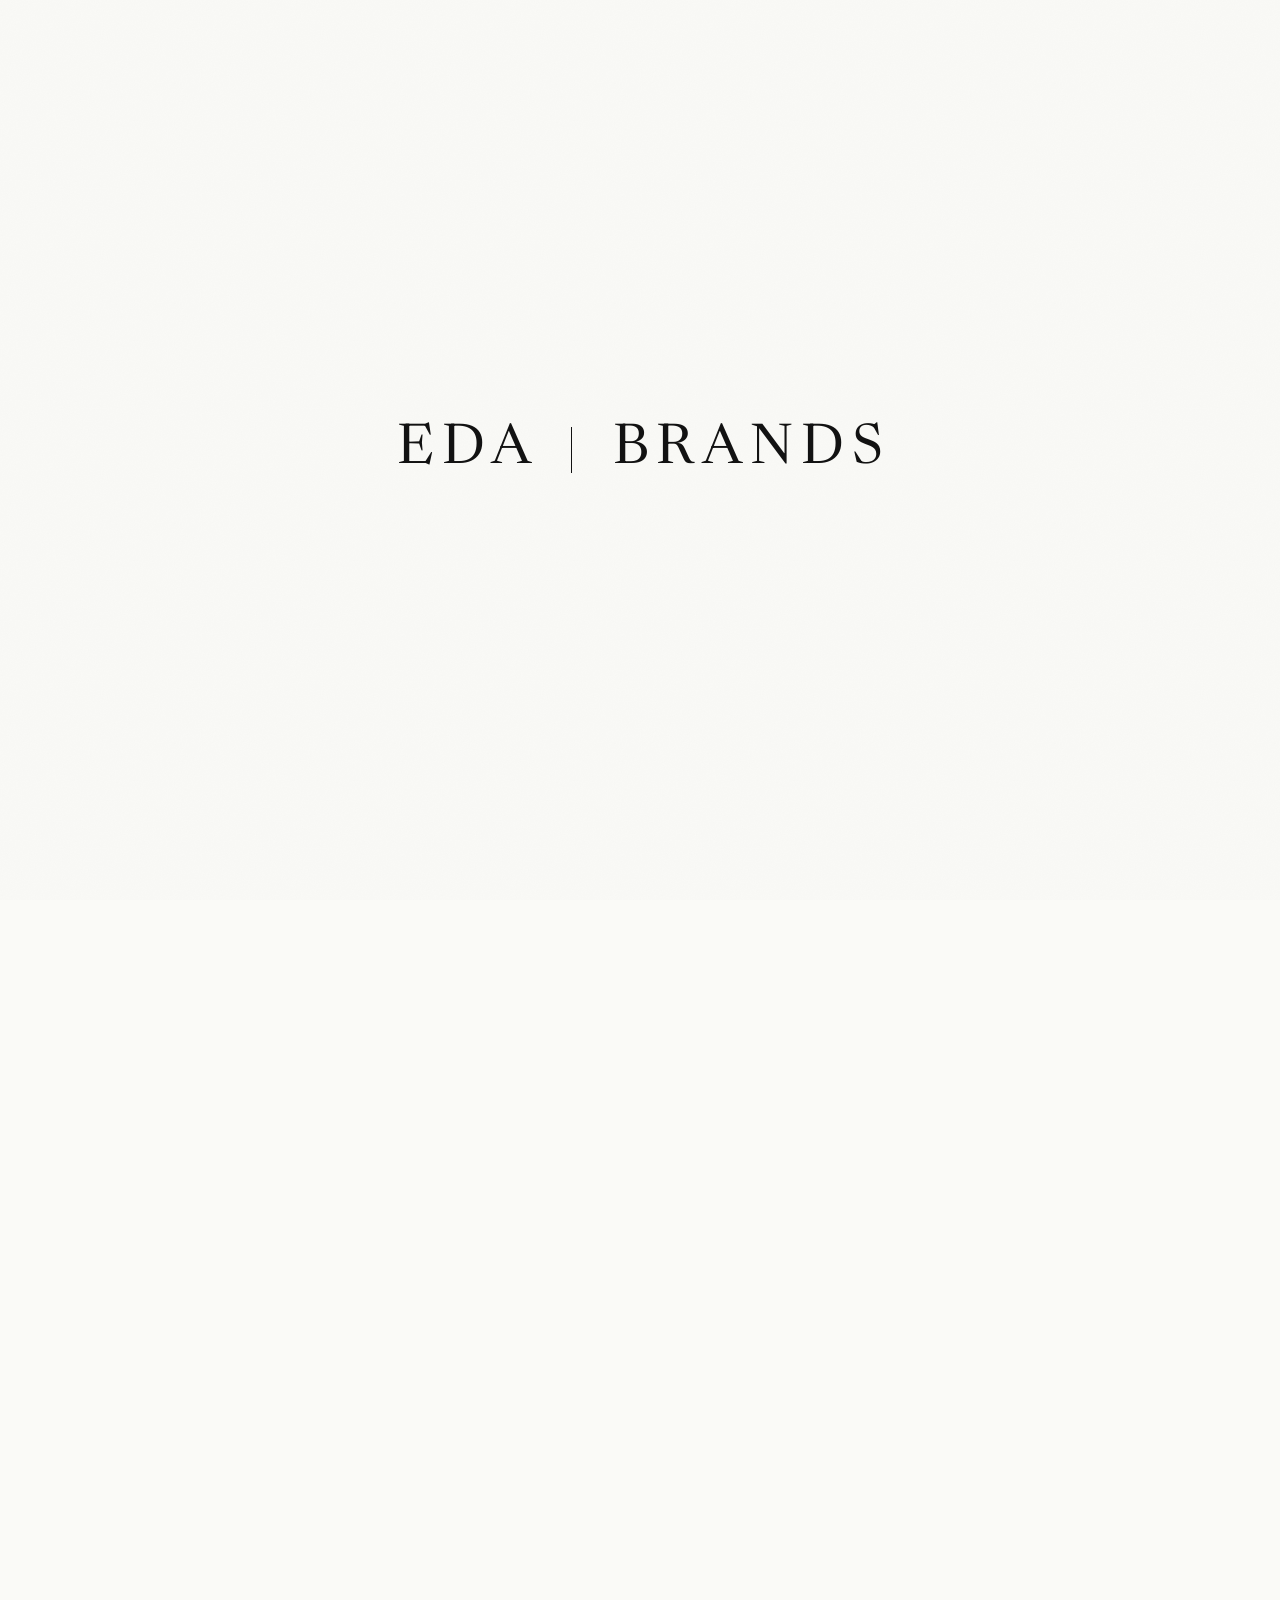
<file: index.html>
<!doctype html>
<html lang="en" data-intro>
<head>
<meta charset="utf-8">
<meta http-equiv="Content-Security-Policy" content="default-src 'self'; script-src 'self'; style-src 'self'; img-src 'self' data:; font-src 'self'; connect-src 'self'; object-src 'none'; base-uri 'self'; form-action 'none'; upgrade-insecure-requests">
<meta name="referrer" content="strict-origin-when-cross-origin">
<meta name="viewport" content="width=device-width, initial-scale=1, viewport-fit=cover">
<title>EDA Brands | Wholesale Partner and Authorized Amazon Reseller</title>
<meta name="description" content="EDA Brands LLC partners with brands and authorized distributors to sell on Amazon in the US, with strict respect for MAP pricing and brand standards.">
<link rel="canonical" href="https://edabrandsco.com/">
<meta name="theme-color" content="#FAFAF7">
<meta name="robots" content="noindex, nofollow">
<meta property="og:type" content="website">
<meta property="og:site_name" content="EDA Brands">
<meta property="og:locale" content="en_US">
<meta property="og:url" content="https://edabrandsco.com/">
<meta property="og:title" content="EDA Brands | Wholesale Partner and Authorized Amazon Reseller">
<meta property="og:description" content="EDA Brands LLC partners with brands and authorized distributors to sell on Amazon in the US, with strict respect for MAP pricing and brand standards.">
<meta property="og:image" content="https://edabrandsco.com/images/og-image.jpg">
<meta property="og:image:type" content="image/jpeg">
<meta property="og:image:width" content="1200">
<meta property="og:image:height" content="630">
<meta property="og:image:alt" content="Cardboard shipping boxes sealed with blue tape, piled together">
<meta name="twitter:card" content="summary_large_image">
<meta name="twitter:url" content="https://edabrandsco.com/">
<meta name="twitter:title" content="EDA Brands | Wholesale Partner and Authorized Amazon Reseller">
<meta name="twitter:description" content="EDA Brands LLC partners with brands and authorized distributors to sell on Amazon in the US, with strict respect for MAP pricing and brand standards.">
<meta name="twitter:image" content="https://edabrandsco.com/images/og-image.jpg">
<meta name="twitter:image:alt" content="Cardboard shipping boxes sealed with blue tape, piled together">
<link rel="icon" href="favicon.svg" type="image/svg+xml">
<link rel="apple-touch-icon" href="apple-touch-icon.png" sizes="180x180">
<link rel="preload" href="fonts/newsreader-latin-var.woff2" as="font" type="font/woff2" crossorigin>
<link rel="preload" href="fonts/inter-latin-var.woff2" as="font" type="font/woff2" crossorigin>
<link rel="preload" as="image" href="images/hero-614.webp" type="image/webp" imagesrcset="images/hero-480.webp 480w, images/hero-614.webp 614w" imagesizes="(min-width: 1296px) 588px, (min-width: 1024px) calc(50vw - 60px), (min-width: 768px) calc(100vw - 96px), calc(100vw - 48px)" fetchpriority="high">
<link rel="stylesheet" href="css/styles.css">
<script src="js/init.js"></script>
<script src="js/main.js" defer></script>
<script type="application/ld+json">
{
  "@context": "https://schema.org",
  "@type": "Organization",
  "name": "EDA Brands",
  "legalName": "EDA Brands LLC",
  "url": "https://edabrandsco.com/",
  "email": "info@edabrandsco.com",
  "telephone": "+1-646-208-5773",
  "address": {
    "@type": "PostalAddress",
    "streetAddress": "2125 Biscayne Blvd, Ste 204 #27126",
    "addressLocality": "Miami",
    "addressRegion": "FL",
    "postalCode": "33137",
    "addressCountry": "US"
  }
}
</script>
</head>
<body id="top">
<a class="skip-link" href="#main">Skip to content</a>
<div class="loader" aria-hidden="true" data-loader>
  <div class="loader__mark"><span class="loader__word"><span>EDA</span></span><span class="loader__rule"></span><span class="loader__word loader__word--last"><span>Brands</span></span></div>
</div>

<header class="site-header" data-header>
  <div class="container site-header__inner">
    <a class="wordmark" href="#top">EDA Brands</a>
    <nav class="nav" aria-label="Primary">
      <ul class="nav__list">
        <li><a href="#about">About</a></li>
        <li><a href="#standards">Standards</a></li>
        <li><a href="#contact">Contact</a></li>
      </ul>
      <a class="btn btn--sm" href="#contact"><span class="btn__roll"><span class="btn__label">Get in Touch</span><span class="btn__label" aria-hidden="true">Get in Touch</span></span></a>
    </nav>
    <button class="menu-toggle" type="button" aria-expanded="false" aria-controls="menu" aria-label="Open menu" data-menu-toggle><span class="menu-toggle__icon" aria-hidden="true"><span></span><span></span><span></span></span></button>
  </div>
</header>

<div class="menu" id="menu" hidden data-menu>
  <nav class="container menu__inner" aria-label="Mobile">
    <ul class="menu__list">
      <li><a href="#about">About</a></li>
      <li><a href="#standards">Standards</a></li>
      <li><a href="#contact">Contact</a></li>
    </ul>
    <a class="btn" href="#contact"><span class="btn__roll"><span class="btn__label">Get in Touch</span><span class="btn__label" aria-hidden="true">Get in Touch</span></span></a>
  </nav>
</div>

<main id="main" tabindex="-1">

  <section class="hero" aria-labelledby="hero-title">
    <div class="container grid hero__grid">
      <div class="hero__text">
        <h1 id="hero-title" data-lines>A trusted retail partner for your brand on Amazon.</h1>
        <p class="lead" data-fade>EDA Brands purchases in bulk from brands and authorized distributors, and represents your products to US customers with accuracy, consistency and full respect for your pricing policies.</p>
        <div class="actions" data-fade>
          <a class="btn" href="#contact" data-u="ofni" data-d="moc.ocsdnarbade"><span class="btn__roll"><span class="btn__label">Start a Partnership</span><span class="btn__label" aria-hidden="true">Start a Partnership</span></span></a>
          <a class="text-link" href="https://wa.me/16462085773" target="_blank" rel="noopener noreferrer"><span class="text-link__label">Message on WhatsApp</span><span class="text-link__arrow" aria-hidden="true">→</span><span class="sr-only"> (opens in a new tab)</span></a>
        </div>
      </div>
      <figure class="hero__figure photo" data-clip data-zoom>
        <picture>
          <source type="image/webp" srcset="images/hero-480.webp 480w, images/hero-614.webp 614w" sizes="(min-width: 1296px) 588px, (min-width: 1024px) calc(50vw - 60px), (min-width: 768px) calc(100vw - 96px), calc(100vw - 48px)">
          <img src="images/hero.jpg" width="614" height="768" fetchpriority="high" alt="Shopping cart filled with cardboard boxes in warm, sunlit room">
        </picture>
      </figure>
    </div>
  </section>

  <section class="section" id="about" aria-labelledby="about-title">
    <div class="container">
      <div class="grid section__ruled hr">
        <div class="col-head about__head">
          <h2 id="about-title" class="about__title" data-lines>Built on long&#8209;term partnerships.</h2>
          <figure class="about__figure photo" data-clip data-zoom>
            <picture>
              <source type="image/webp" srcset="images/detail-600.webp 600w, images/detail-900.webp 900w, images/detail-1200.webp 1200w" sizes="(min-width: 1296px) 384px, (min-width: 1024px) calc(33.33vw - 48px), (min-width: 768px) calc(100vw - 96px), calc(100vw - 48px)">
              <img src="images/detail.jpg" width="1200" height="1800" loading="lazy" decoding="async" alt="Filling out a shipping manifest on a clipboard beside a kraft mailer">
            </picture>
          </figure>
        </div>
        <div class="col-body">
          <div class="commitment" data-fade>
            <p class="commitment__text">We are committed to building professional, reliable, and long&#8209;term relationships with brands and suppliers. We believe in responsible online retail, consistent brand representation, and respect for established business standards.</p>
            <span class="commitment__rule" aria-hidden="true"></span>
          </div>
          <dl class="details hr">
            <div class="details__row hr-b"><dt>Legal name</dt><dd>EDA Brands LLC</dd></div>
            <div class="details__row hr-b"><dt>Registered in</dt><dd>Florida, USA</dd></div>
            <div class="details__row hr-b"><dt>Sales channel</dt><dd>Amazon, US marketplace</dd></div>
            <div class="details__row hr-b"><dt>Business model</dt><dd>Wholesale purchasing and authorized resale</dd></div>
          </dl>
        </div>
      </div>
    </div>
  </section>

  <section class="how" id="how-we-work" aria-labelledby="how-title">
    <div class="container">
      <div class="grid how__grid">
        <div class="how__text">
          <h2 id="how-title" data-lines>How we work</h2>
          <div class="steps hr" data-steps data-op>
            <div class="step hr-b is-active">
              <h3 class="step__head"><button class="step__btn" type="button" id="step-1-btn" aria-expanded="true" aria-controls="step-1">Partnership</button></h3>
              <div class="step__panel" id="step-1" role="region" aria-labelledby="step-1-btn"><div class="step__inner"><p class="step__desc">We open a wholesale account directly with the brand or an authorized distributor.</p></div></div>
              <span class="step__progress" aria-hidden="true"></span>
            </div>
            <div class="step hr-b">
              <h3 class="step__head"><button class="step__btn" type="button" id="step-2-btn" aria-expanded="false" aria-controls="step-2">Purchasing</button></h3>
              <div class="step__panel" id="step-2" role="region" aria-labelledby="step-2-btn"><div class="step__inner"><p class="step__desc">We buy inventory in bulk and pay according to agreed terms.</p></div></div>
              <span class="step__progress" aria-hidden="true"></span>
            </div>
            <div class="step hr-b">
              <h3 class="step__head"><button class="step__btn" type="button" id="step-3-btn" aria-expanded="false" aria-controls="step-3">Listing</button></h3>
              <div class="step__panel" id="step-3" role="region" aria-labelledby="step-3-btn"><div class="step__inner"><p class="step__desc">We keep product listings accurate, complete and consistent with your brand guidelines.</p></div></div>
              <span class="step__progress" aria-hidden="true"></span>
            </div>
            <div class="step hr-b">
              <h3 class="step__head"><button class="step__btn" type="button" id="step-4-btn" aria-expanded="false" aria-controls="step-4">Selling</button></h3>
              <div class="step__panel" id="step-4" role="region" aria-labelledby="step-4-btn"><div class="step__inner"><p class="step__desc">We sell to US customers on Amazon, in line with your MAP pricing.</p></div></div>
              <span class="step__progress" aria-hidden="true"></span>
            </div>
          </div>
        </div>
        <figure class="how__figure" data-clip data-zoom>
          <picture>
            <source type="image/webp" srcset="images/wide-crop-540.webp 540w, images/wide-crop-810.webp 810w, images/wide-crop-1080.webp 1080w" sizes="(min-width: 1296px) 486px, (min-width: 1024px) calc(41.67vw - 54px), (min-width: 768px) calc(100vw - 96px), calc(100vw - 48px)">
            <img src="images/wide-crop-1080.jpg" width="1080" height="1350" loading="lazy" decoding="async" alt="Cardboard shipping boxes sealed with blue tape, piled together">
          </picture>
        </figure>
      </div>
    </div>
  </section>

  <section class="section--navy standards" id="standards" aria-labelledby="standards-title">
    <div class="container">
      <h2 id="standards-title" data-lines>Our Sales &amp; Brand Standards</h2>
      <div class="standards__list">
        <p class="standards__item hr" data-std>We strictly follow each brand's MAP policy and pricing guidelines.</p>
        <p class="standards__item hr" data-std>We do not engage in price dumping, price wars, or aggressive pricing strategies that may undermine a brand's value or market position.</p>
        <p class="standards__item hr hr-b" data-std>We sell exclusively through authorized sales channels and respect each brand's distribution requirements.</p>
      </div>
    </div>
  </section>

  <section class="section" id="contact" aria-labelledby="contact-title">
    <div class="container">
      <h2 class="statement" id="contact-title"><span class="line"><span class="line__inner">Professional.</span></span> <span class="line"><span class="line__inner">Consistent.</span></span> <span class="line"><span class="line__inner">Brand&#8209;focused.</span></span></h2>
      <p class="contact__intro" data-fade>We welcome inquiries from brands, manufacturers and authorized distributors interested in a wholesale partnership.</p>
      <div class="grid contact__grid hr">
        <div class="contact__item contact__item--email" data-fade>
          <a class="contact__value" href="#contact" data-u="ofni" data-d="moc.ocsdnarbade" data-email-text hidden>Email</a>
          <noscript><span class="contact__value">info [at] edabrandsco.com</span></noscript>
        </div>
        <div class="contact__item" data-fade>
          <a class="contact__value" href="https://wa.me/16462085773" target="_blank" rel="noopener noreferrer">+1 (646) 208-5773<span class="sr-only"> (WhatsApp, opens in a new tab)</span></a>
        </div>
        <div class="contact__item" data-fade>
          <address class="contact__value contact__value--address">EDA Brands LLC<br>2125 Biscayne Blvd, Ste 204 #27126<br>Miami, FL 33137, USA</address>
        </div>
      </div>
      <p class="contact__note" data-fade>We respond to wholesale inquiries within one business day. Resale certificate, EIN and business license available on request.</p>
    </div>
  </section>

</main>

<footer class="site-footer">
  <div class="container">
    <div class="site-footer__inner hr">
      <div class="footer__top">
        <div class="footer__brand" data-op>
          <a class="wordmark" href="#top" aria-label="EDA Brands, back to top">EDA Brands</a>
          <p class="footer__tagline">A US-based wholesale and retail partner for established brands.</p>
        </div>
        <nav class="footer__col" aria-label="Footer" data-op>
          <p class="footer__label">Navigate</p>
          <ul class="footer__list">
            <li><a href="#about">About</a></li>
            <li><a href="#how-we-work">How we work</a></li>
            <li><a href="#standards">Standards</a></li>
            <li><a href="#contact">Contact</a></li>
          </ul>
        </nav>
        <div class="footer__col" data-op>
          <p class="footer__label">Contact</p>
          <ul class="footer__list">
            <li><a href="#contact" data-u="ofni" data-d="moc.ocsdnarbade" data-email-text hidden>Email</a><noscript>info [at] edabrandsco.com</noscript></li>
            <li><a href="tel:+16462085773">+1 (646) 208-5773</a></li>
            <li><address class="footer__address">EDA Brands LLC<br>2125 Biscayne Blvd, Ste 204 #27126<br>Miami, FL 33137, USA</address></li>
          </ul>
        </div>
      </div>
      <div class="footer__bottom hr" data-op>
        <p>&copy; 2026 EDA Brands LLC. All rights reserved.</p>
        <div class="footer__legal">
          <a href="privacy.html">Privacy</a>
          <p>Amazon is a trademark of Amazon.com, Inc. or its affiliates.</p>
        </div>
      </div>
    </div>
  </div>
</footer>
</body>
</html>
</file>
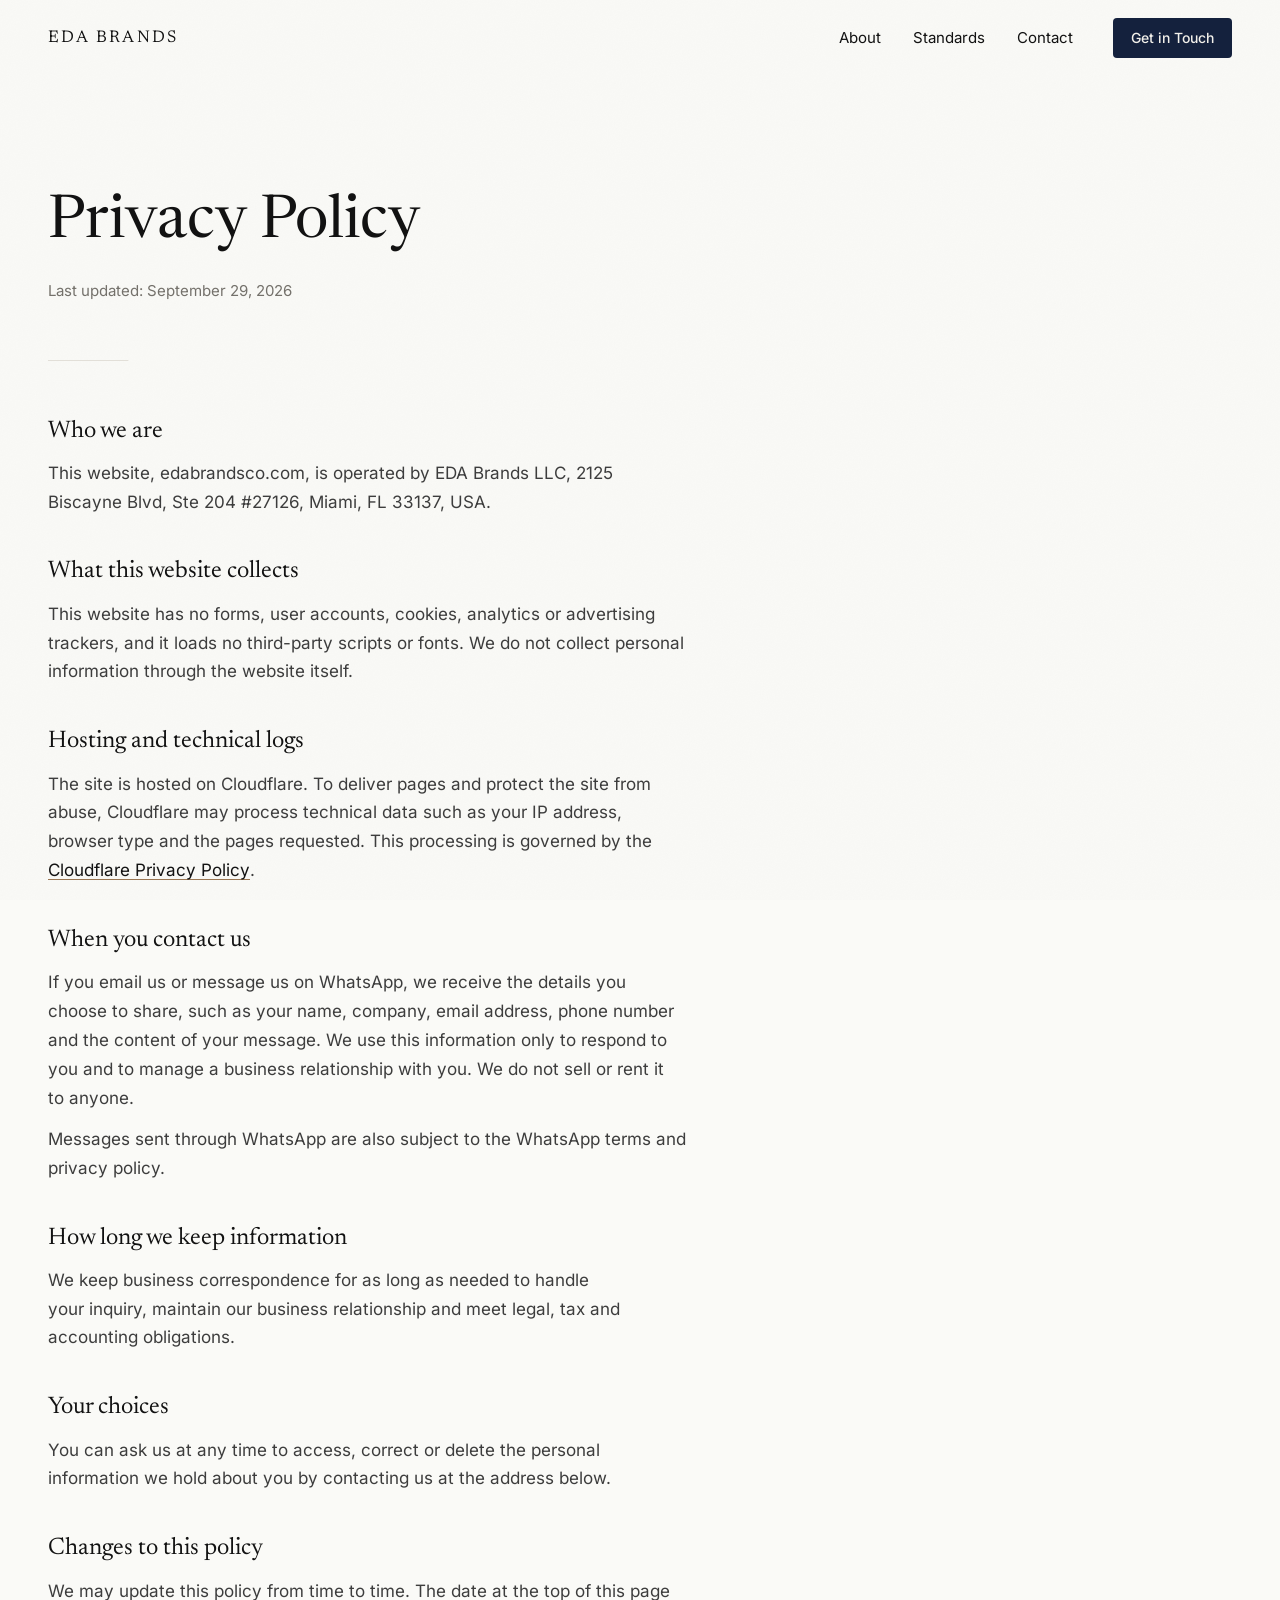
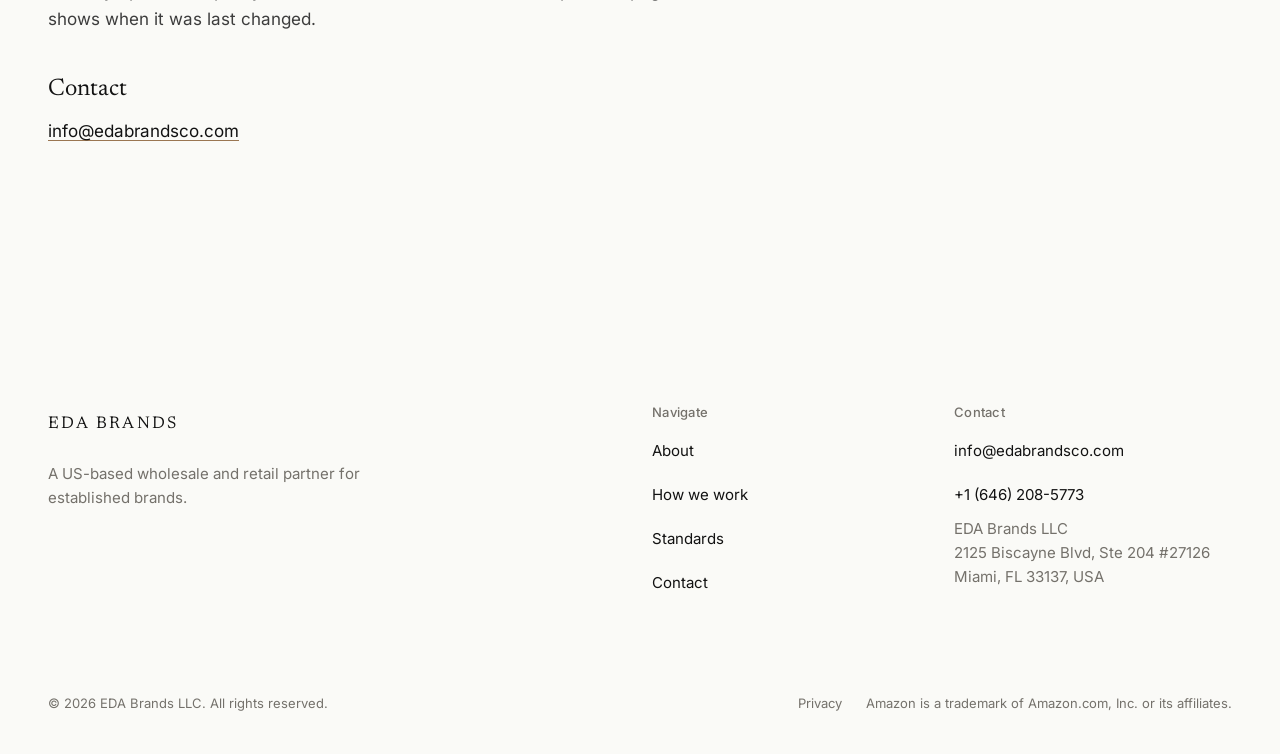
<file: privacy.html>
<!doctype html>
<html lang="en">
<head>
<meta charset="utf-8">
<meta http-equiv="Content-Security-Policy" content="default-src 'self'; script-src 'self'; style-src 'self'; img-src 'self' data:; font-src 'self'; connect-src 'self'; object-src 'none'; base-uri 'self'; form-action 'none'; upgrade-insecure-requests">
<meta name="referrer" content="strict-origin-when-cross-origin">
<meta name="viewport" content="width=device-width, initial-scale=1, viewport-fit=cover">
<title>Privacy Policy | EDA Brands</title>
<meta name="description" content="How EDA Brands LLC handles information on edabrandsco.com: no cookies, no analytics, no forms, and how we use details you send us by email or WhatsApp.">
<link rel="canonical" href="https://edabrandsco.com/privacy">
<meta name="theme-color" content="#FAFAF7">
<meta name="robots" content="noindex, nofollow">
<meta property="og:type" content="website">
<meta property="og:site_name" content="EDA Brands">
<meta property="og:locale" content="en_US">
<meta property="og:url" content="https://edabrandsco.com/privacy">
<meta property="og:title" content="Privacy Policy | EDA Brands">
<meta property="og:description" content="How EDA Brands LLC handles information on edabrandsco.com: no cookies, no analytics, no forms, and how we use details you send us by email or WhatsApp.">
<meta property="og:image" content="https://edabrandsco.com/images/og-image.jpg">
<meta property="og:image:type" content="image/jpeg">
<meta property="og:image:width" content="1200">
<meta property="og:image:height" content="630">
<meta property="og:image:alt" content="Cardboard shipping boxes sealed with blue tape, piled together">
<meta name="twitter:card" content="summary_large_image">
<meta name="twitter:url" content="https://edabrandsco.com/privacy">
<meta name="twitter:title" content="Privacy Policy | EDA Brands">
<meta name="twitter:description" content="How EDA Brands LLC handles information on edabrandsco.com: no cookies, no analytics, no forms, and how we use details you send us by email or WhatsApp.">
<meta name="twitter:image" content="https://edabrandsco.com/images/og-image.jpg">
<meta name="twitter:image:alt" content="Cardboard shipping boxes sealed with blue tape, piled together">
<link rel="icon" href="favicon.svg" type="image/svg+xml">
<link rel="apple-touch-icon" href="apple-touch-icon.png" sizes="180x180">
<link rel="preload" href="fonts/newsreader-latin-var.woff2" as="font" type="font/woff2" crossorigin>
<link rel="preload" href="fonts/inter-latin-var.woff2" as="font" type="font/woff2" crossorigin>
<link rel="stylesheet" href="css/styles.css">
<script src="js/init.js"></script>
<script src="js/main.js" defer></script>
</head>
<body id="top">
<a class="skip-link" href="#main">Skip to content</a>

<header class="site-header" data-header>
  <div class="container site-header__inner">
    <a class="wordmark" href="./">EDA Brands</a>
    <nav class="nav" aria-label="Primary">
      <ul class="nav__list">
        <li><a href="./#about">About</a></li>
        <li><a href="./#standards">Standards</a></li>
        <li><a href="./#contact">Contact</a></li>
      </ul>
      <a class="btn btn--sm" href="./#contact"><span class="btn__roll"><span class="btn__label">Get in Touch</span><span class="btn__label" aria-hidden="true">Get in Touch</span></span></a>
    </nav>
    <button class="menu-toggle" type="button" aria-expanded="false" aria-controls="menu" aria-label="Open menu" data-menu-toggle><span class="menu-toggle__icon" aria-hidden="true"><span></span><span></span><span></span></span></button>
  </div>
</header>

<div class="menu" id="menu" hidden data-menu>
  <nav class="container menu__inner" aria-label="Mobile">
    <ul class="menu__list">
      <li><a href="./#about">About</a></li>
      <li><a href="./#standards">Standards</a></li>
      <li><a href="./#contact">Contact</a></li>
    </ul>
    <a class="btn" href="./#contact"><span class="btn__roll"><span class="btn__label">Get in Touch</span><span class="btn__label" aria-hidden="true">Get in Touch</span></span></a>
  </nav>
</div>

<main id="main" tabindex="-1">
  <section class="page" aria-labelledby="page-title">
    <div class="container">
      <div class="legal">
        <h1 id="page-title">Privacy Policy</h1>
        <p class="legal__updated">Last updated: September 29, 2026</p>
        <div class="legal__body hr">
          <h2>Who we are</h2>
          <p>This website, edabrandsco.com, is operated by EDA Brands LLC, 2125 Biscayne Blvd, Ste 204 #27126, Miami, FL 33137, USA.</p>

          <h2>What this website collects</h2>
          <p>This website has no forms, user accounts, cookies, analytics or advertising trackers, and it loads no third-party scripts or fonts. We do not collect personal information through the website itself.</p>

          <h2>Hosting and technical logs</h2>
          <p>The site is hosted on Cloudflare. To deliver pages and protect the site from abuse, Cloudflare may process technical data such as your IP address, browser type and the pages requested. This processing is governed by the <a href="https://www.cloudflare.com/privacypolicy/" target="_blank" rel="noopener noreferrer">Cloudflare Privacy Policy<span class="sr-only"> (opens in a new tab)</span></a>.</p>

          <h2>When you contact us</h2>
          <p>If you email us or message us on WhatsApp, we receive the details you choose to share, such as your name, company, email address, phone number and the content of your message. We use this information only to respond to you and to manage a business relationship with you. We do not sell or rent it to anyone.</p>
          <p>Messages sent through WhatsApp are also subject to the WhatsApp terms and privacy policy.</p>

          <h2>How long we keep information</h2>
          <p>We keep business correspondence for as long as needed to handle your inquiry, maintain our business relationship and meet legal, tax and accounting obligations.</p>

          <h2>Your choices</h2>
          <p>You can ask us at any time to access, correct or delete the personal information we hold about you by contacting us at the address below.</p>

          <h2>Changes to this policy</h2>
          <p>We may update this policy from time to time. The date at the top of this page shows when it was last changed.</p>

          <h2>Contact</h2>
          <p><a href="./#contact" data-u="ofni" data-d="moc.ocsdnarbade" data-email-text hidden>Email</a><noscript>info [at] edabrandsco.com</noscript></p>
        </div>
      </div>
    </div>
  </section>
</main>

<footer class="site-footer">
  <div class="container">
    <div class="site-footer__inner hr">
      <div class="footer__top">
        <div class="footer__brand">
          <a class="wordmark" href="./" aria-label="EDA Brands, homepage">EDA Brands</a>
          <p class="footer__tagline">A US-based wholesale and retail partner for established brands.</p>
        </div>
        <nav class="footer__col" aria-label="Footer">
          <p class="footer__label">Navigate</p>
          <ul class="footer__list">
            <li><a href="./#about">About</a></li>
            <li><a href="./#how-we-work">How we work</a></li>
            <li><a href="./#standards">Standards</a></li>
            <li><a href="./#contact">Contact</a></li>
          </ul>
        </nav>
        <div class="footer__col">
          <p class="footer__label">Contact</p>
          <ul class="footer__list">
            <li><a href="./#contact" data-u="ofni" data-d="moc.ocsdnarbade" data-email-text hidden>Email</a><noscript>info [at] edabrandsco.com</noscript></li>
            <li><a href="tel:+16462085773">+1 (646) 208-5773</a></li>
            <li><address class="footer__address">EDA Brands LLC<br>2125 Biscayne Blvd, Ste 204 #27126<br>Miami, FL 33137, USA</address></li>
          </ul>
        </div>
      </div>
      <div class="footer__bottom hr">
        <p>&copy; 2026 EDA Brands LLC. All rights reserved.</p>
        <div class="footer__legal">
          <a href="privacy.html" aria-current="page">Privacy</a>
          <p>Amazon is a trademark of Amazon.com, Inc. or its affiliates.</p>
        </div>
      </div>
    </div>
  </div>
</footer>
</body>
</html>
</file>
<file: css/styles.css>
@font-face {
  font-family: "Inter";
  src: url("../fonts/inter-latin-var.woff2") format("woff2");
  font-weight: 100 900;
  font-style: normal;
  font-display: swap;
  unicode-range: U+0000-00FF, U+0131, U+0152-0153, U+02BB-02BC, U+02C6, U+02DA, U+02DC, U+0304, U+0308, U+0329, U+2000-206F, U+20AC, U+2122, U+2191, U+2193, U+2212, U+2215, U+FEFF, U+FFFD;
}
@font-face {
  font-family: "Newsreader";
  src: url("../fonts/newsreader-latin-var.woff2") format("woff2");
  font-weight: 200 800;
  font-style: normal;
  font-display: swap;
  unicode-range: U+0000-00FF, U+0131, U+0152-0153, U+02BB-02BC, U+02C6, U+02DA, U+02DC, U+0304, U+0308, U+0329, U+2000-206F, U+20AC, U+2122, U+2191, U+2193, U+2212, U+2215, U+FEFF, U+FFFD;
}
/* Metric-matched local fallbacks: keep line breaks and heights stable while the web fonts load */
@font-face {
  font-family: "Inter Fallback";
  src: local("Arial"), local("ArialMT"), local("Helvetica");
  size-adjust: 106.4%;
  ascent-override: 91%;
  descent-override: 22.7%;
  line-gap-override: 0%;
}
@font-face {
  font-family: "Newsreader Fallback";
  src: local("Georgia");
  size-adjust: 100.7%;
  ascent-override: 73.5%;
  descent-override: 26.8%;
  line-gap-override: 0%;
}

:root {
  --paper: #FAFAF7;
  --ink: #121212;
  --ink-2: #3D3D3D;
  --muted: #74716B;
  --rule: #E2DFD8;
  --navy: #14213D;
  --navy-hover: #1F3057;
  --paper-on-navy: #F2F0EA;
  --kraft: #9A7652;

  --serif: "Newsreader", "Newsreader Fallback", Georgia, "Times New Roman", serif;
  --sans: "Inter", "Inter Fallback", -apple-system, BlinkMacSystemFont, "Segoe UI", Helvetica, Arial, sans-serif;
  --ease: cubic-bezier(0.16, 1, 0.3, 1);
  --grain: url("data:image/svg+xml,%3Csvg xmlns='http://www.w3.org/2000/svg' width='220' height='220'%3E%3Cfilter id='g'%3E%3CfeTurbulence type='fractalNoise' baseFrequency='0.85' numOctaves='3' stitchTiles='stitch'/%3E%3CfeColorMatrix values='0.33 0.33 0.33 0 0 0.33 0.33 0.33 0 0 0.33 0.33 0.33 0 0 0 0 0 0 1'/%3E%3C/filter%3E%3Crect width='100%25' height='100%25' filter='url(%23g)' opacity='0.03'/%3E%3C/svg%3E");

  --pad: 24px;
  --gap: 24px;
  --section: 88px;
  --header-h: 64px;
  --safe-l: env(safe-area-inset-left, 0px);
  --safe-r: env(safe-area-inset-right, 0px);
}

@media (min-width: 768px) {
  :root { --pad: 48px; --header-h: 76px; }
}
@media (min-width: 1024px) {
  :root { --section: 160px; }
}

*, *::before, *::after { box-sizing: border-box; }
[hidden] { display: none !important; }

html {
  -webkit-text-size-adjust: 100%;
  text-size-adjust: 100%;
  -webkit-tap-highlight-color: transparent;
  scroll-behavior: smooth;
}
@media (prefers-reduced-motion: reduce) {
  html { scroll-behavior: auto; }
}

body {
  margin: 0;
  overflow-x: clip;
  background: var(--paper);
  color: var(--ink-2);
  font-family: var(--sans);
  font-size: 17px;
  line-height: 1.7;
  font-weight: 400;
  -webkit-font-smoothing: antialiased;
  -moz-osx-font-smoothing: grayscale;
  text-rendering: optimizeLegibility;
}
/* Lock scroll on <html> only: overflow on body would make it a scroll container and break the sticky header */
html.menu-open { overflow: hidden; }

/* Paper grain: fixed layer behind content; navy + photos are opaque and cover it */
body::before {
  content: "";
  position: fixed;
  inset: 0;
  z-index: -1;
  pointer-events: none;
  background-image: var(--grain);
}

h1, h2, h3, h4, p, ol, ul, dl, dd, figure, address { margin: 0; padding: 0; }
ol, ul { list-style: none; }
address { font-style: normal; }
img { display: block; max-width: 100%; height: auto; }

h1, h2 {
  font-family: var(--serif);
  font-weight: 400;
  line-height: 1.15;
  letter-spacing: normal;
  color: var(--ink);
  text-wrap: balance;
  font-optical-sizing: auto;
}
h1 { font-size: clamp(40px, 2.2vw + 32px, 60px); }
h2 { font-size: clamp(30px, 1.1vw + 26px, 40px); }

p { max-width: 640px; text-wrap: pretty; }

a { color: var(--ink); text-decoration: none; }

:focus-visible {
  outline: 2px solid var(--navy);
  outline-offset: 3px;
  border-radius: 2px;
}
main:focus { outline: none; }

section[id] { scroll-margin-top: var(--header-h); }

.sr-only {
  position: absolute; width: 1px; height: 1px; padding: 0; margin: -1px;
  overflow: hidden; clip: rect(0 0 0 0); white-space: nowrap; border: 0;
}

.skip-link {
  position: absolute; left: calc(var(--pad) + var(--safe-l)); top: 12px; z-index: 300;
  padding: 10px 16px; background: var(--navy); color: var(--paper-on-navy);
  font-size: 15px; font-weight: 500; border-radius: 4px;
  transform: translateY(-200%);
}
.skip-link:focus { transform: none; color: var(--paper-on-navy); }

/* Layout */
.container {
  width: 100%;
  max-width: calc(1200px + var(--pad) * 2 + var(--safe-l) + var(--safe-r));
  margin: 0 auto;
  padding-left: calc(var(--pad) + var(--safe-l));
  padding-right: calc(var(--pad) + var(--safe-r));
}
.grid { display: grid; grid-template-columns: minmax(0, 1fr); row-gap: 40px; }

@media (min-width: 1024px) {
  .grid {
    grid-template-columns: repeat(12, minmax(0, 1fr));
    column-gap: var(--gap);
  }
  .col-head { grid-column: 1 / span 4; }
  .col-body { grid-column: 6 / span 7; }
}

/* Hairline rules (drawn as pseudo-elements so they can animate) */
.hr, .hr-b { position: relative; }
.hr::before, .hr-b::after {
  content: "";
  position: absolute;
  left: 0;
  right: 0;
  height: 1px;
  background: var(--rule-color, var(--rule));
  transform-origin: left center;
}
.hr::before { top: 0; }
.hr-b::after { bottom: 0; }

.lead {
  font-size: clamp(20px, 0.25vw + 19px, 22px);
  line-height: 1.6;
  color: var(--ink-2);
}

/* Buttons and links */
.btn {
  position: relative;
  display: inline-flex;
  align-items: center;
  justify-content: center;
  height: 52px;
  padding: 0 28px;
  background: var(--navy);
  color: var(--paper-on-navy);
  font-family: var(--sans);
  font-size: 15px;
  font-weight: 500;
  line-height: 1;
  border-radius: 4px;
  white-space: nowrap;
  transition: background-color 160ms var(--ease);
}
.btn--sm { height: 40px; padding: 0 18px; font-size: 14px; }
/* Invisible 44px hit area around the 40px button */
.btn--sm::after { content: ""; position: absolute; inset: -2px 0; }

.btn__roll { display: block; height: 1.35em; overflow: hidden; }
.btn__label {
  display: block;
  line-height: 1.35;
  transition: transform 400ms var(--ease);
}
.btn:focus-visible .btn__label { transform: translateY(-100%); }

.text-link {
  display: inline-flex;
  align-items: baseline;
  gap: 8px;
  padding: 10px 0;
  margin: -10px 0;
  font-size: 15px;
  font-weight: 500;
  color: var(--ink);
}
.text-link__label { position: relative; }
.text-link__arrow { display: inline-block; transition: transform 400ms var(--ease); }

/* Underlines: static base line + line drawing left to right on hover */
.text-link__label::before,
a.contact__value::before {
  content: "";
  position: absolute;
  left: 0;
  right: 0;
  height: 1px;
  background: var(--ink);
}
a.contact__value::before { background: var(--rule); }
.text-link__label::after,
.nav__list a::after,
a.contact__value::after {
  content: "";
  position: absolute;
  left: 0;
  right: 0;
  height: 1px;
  background: var(--kraft);
  transform: scaleX(0);
  transform-origin: right center;
  transition: transform 420ms var(--ease);
}
.text-link__label::before, .text-link__label::after { bottom: -1px; }
a.contact__value::before, a.contact__value::after { bottom: 6px; }
.nav__list a::after { background: var(--ink); transform-origin: left center; }

@media (hover: hover) and (pointer: fine) {
  a:hover { color: var(--navy); }
  .btn:hover { background: var(--navy-hover); color: var(--paper-on-navy); }
  .btn:hover .btn__label { transform: translateY(-100%); }
  .text-link:hover .text-link__arrow { transform: translateX(4px); }
  .text-link:hover .text-link__label::after,
  .nav__list a:hover::after,
  a.contact__value:hover::after {
    transform: scaleX(1);
    transform-origin: left center;
  }
  .wordmark:hover { color: var(--ink); }
  .nav__list a:hover { color: var(--navy); }
  a.contact__value:hover { color: var(--navy); }
  .footer__legal a:hover { color: var(--navy); }
  .step__btn:hover { color: rgba(18, 18, 18, 0.7); }
}

@media (prefers-reduced-motion: reduce) {
  .site-header, .text-link__arrow, .btn, .btn__label,
  .text-link__label::after, .nav__list a::after, a.contact__value::after { transition: none; }
  .btn:hover .btn__label, .btn:focus-visible .btn__label { transform: none; }
  .text-link:hover .text-link__arrow { transform: none; }
}

/* Wordmark */
.wordmark {
  display: inline-flex;
  align-items: center;
  min-height: 44px;
  padding: 12px 0;
  font-family: var(--serif);
  font-size: 17px;
  font-weight: 400;
  line-height: 1;
  letter-spacing: 0.14em;
  text-transform: uppercase;
  white-space: nowrap;
  color: var(--ink);
  margin-right: -0.14em;
}

/* Header */
.site-header {
  position: sticky;
  top: 0;
  z-index: 50;
  background: var(--paper) var(--grain) fixed;
  border-bottom: 1px solid transparent;
  transition: border-color 400ms var(--ease), transform 600ms var(--ease);
}
.site-header.is-scrolled {
  background: rgba(250, 250, 247, 0.9);
  -webkit-backdrop-filter: blur(12px);
  backdrop-filter: blur(12px);
  border-bottom-color: var(--rule);
}
@supports not ((-webkit-backdrop-filter: blur(1px)) or (backdrop-filter: blur(1px))) {
  .site-header.is-scrolled { background: var(--paper); }
}
.site-header.is-hidden { transform: translateY(-100%); }
.site-header__inner {
  display: flex;
  align-items: center;
  justify-content: space-between;
  height: var(--header-h);
}

.nav { display: none; align-items: center; gap: 40px; }
.nav__list { display: flex; gap: 32px; }
.nav__list a {
  position: relative;
  display: inline-flex;
  align-items: center;
  min-height: 44px;
  font-size: 15px;
  color: var(--ink);
}
.nav__list a::after { bottom: calc((44px - 1.7em) / 2 - 4px); }
.nav__list a[aria-current="page"]::after { transform: scaleX(1); }

.menu-toggle {
  appearance: none;
  border: 0;
  background: none;
  display: inline-flex;
  align-items: center;
  justify-content: flex-end;
  width: 44px;
  height: 44px;
  padding: 0;
  margin-right: -2px;
  color: var(--ink);
  cursor: pointer;
}
.menu-toggle__icon { position: relative; display: block; width: 24px; height: 16px; }
.menu-toggle__icon span {
  position: absolute; left: 0; width: 100%; height: 1.5px;
  background: currentColor; border-radius: 1px;
  transition: transform 300ms var(--ease), opacity 200ms var(--ease), top 300ms var(--ease);
}
.menu-toggle__icon span:nth-child(1) { top: 0; }
.menu-toggle__icon span:nth-child(2) { top: calc(50% - 0.75px); }
.menu-toggle__icon span:nth-child(3) { top: calc(100% - 1.5px); }
.menu-toggle[aria-expanded="true"] .menu-toggle__icon span:nth-child(1) { top: calc(50% - 0.75px); transform: rotate(45deg); }
.menu-toggle[aria-expanded="true"] .menu-toggle__icon span:nth-child(2) { opacity: 0; }
.menu-toggle[aria-expanded="true"] .menu-toggle__icon span:nth-child(3) { top: calc(50% - 0.75px); transform: rotate(-45deg); }
@media (prefers-reduced-motion: reduce) { .menu-toggle__icon span { transition: none; } }
/* Keep header (and menu button) pinned on mobile */
@media (max-width: 767px) { .site-header.is-hidden { transform: none; } }

@media (min-width: 768px) {
  .nav { display: flex; }
  .menu-toggle { display: none; }
}

.menu {
  position: fixed;
  inset: var(--header-h) 0 0 0;
  z-index: 40;
  background: var(--paper) var(--grain) fixed;
  border-top: 1px solid var(--rule);
  overflow-y: auto;
  overscroll-behavior: contain;
  padding-bottom: env(safe-area-inset-bottom, 0px);
}
.menu[hidden] { display: none; }
.menu__inner {
  display: flex;
  flex-direction: column;
  gap: 48px;
  padding-top: 32px;
  padding-bottom: 48px;
}
.menu__list li { border-bottom: 1px solid var(--rule); }
.menu__list a {
  display: block;
  padding: 18px 0;
  font-family: var(--serif);
  font-size: 36px;
  line-height: 1.15;
  color: var(--ink);
}
.menu .btn { align-self: flex-start; }
@media (min-width: 768px) {
  .menu { display: none !important; }
}

/* Photos */
.photo {
  position: relative;
  overflow: hidden;
  background: var(--rule);
}
.photo picture, .how__figure picture { display: block; width: 100%; height: 100%; }
.photo img {
  width: 100%;
  height: 100%;
  object-fit: cover;
  filter: saturate(0.85) sepia(0.06);
}

/* Hero */
.hero { padding: 48px 0 var(--section); }
.hero__grid { row-gap: 56px; }
.hero__text { display: flex; flex-direction: column; align-items: flex-start; }
.hero__text h1 { max-width: 13em; }
.hero__text .lead { margin-top: 28px; }
.actions {
  display: flex;
  flex-wrap: wrap;
  align-items: center;
  gap: 20px 32px;
  margin-top: 40px;
}
.hero__figure {
  aspect-ratio: 4 / 5;
  border-radius: 2px;
}

@media (min-width: 768px) {
  .hero { padding-top: 72px; }
}
@media (min-width: 1024px) {
  .hero { padding: 0; }
  .hero__grid {
    min-height: calc(85vh - var(--header-h));
    min-height: calc(85svh - var(--header-h));
    align-items: center;
    padding-top: 56px;
    padding-bottom: 96px;
  }
  .hero__text { grid-column: 1 / span 6; padding-right: 32px; }
  .hero__figure { grid-column: 7 / span 6; }
}
@media (min-width: 1600px) {
  .hero__grid { min-height: 0; padding-top: 88px; padding-bottom: 140px; }
}

/* Sections */
.section { padding: var(--section) 0; }
.section__ruled { padding-top: 48px; }
#about { padding-top: 0; }
@media (min-width: 1024px) {
  .section__ruled { padding-top: 72px; }
}

/* About */
.about__figure {
  margin-top: 32px;
  aspect-ratio: 3 / 4;
  border-radius: 2px;
}
@media (min-width: 1024px) {
  .about__head { position: sticky; top: 120px; align-self: start; }
  .about__figure { margin-top: 48px; }
}

.commitment__text {
  max-width: 600px;
  font-family: var(--serif);
  font-size: 21px;
  font-weight: 400;
  line-height: 1.45;
  color: var(--ink);
  font-optical-sizing: auto;
}
.commitment__rule { display: block; width: 40px; height: 1px; margin-top: 32px; background: var(--kraft); }
.col-body > .commitment + .details { margin-top: 64px; }
@media (min-width: 1024px) {
  .commitment__text { font-size: 26px; }
}

/* Company details */
.details__row {
  display: grid;
  grid-template-columns: minmax(0, 1fr);
  gap: 2px;
  padding: 16px 0;
}
.details dt {
  font-size: 13px;
  font-weight: 500;
  line-height: 1.6;
  letter-spacing: 0.02em;
  color: var(--muted);
}
.details dd { font-size: 17px; line-height: 1.55; color: var(--ink); }
@media (min-width: 640px) {
  .details__row { grid-template-columns: 180px minmax(0, 1fr); gap: 24px; align-items: baseline; }
}

/* Standards (navy) */
.section--navy {
  --rule-color: rgba(242, 240, 234, 0.2);
  background: var(--navy);
  color: var(--paper-on-navy);
}
.section--navy h2 { margin-top: 0; color: var(--paper-on-navy); }
.section--navy :focus-visible { outline-color: var(--paper-on-navy); }
.standards { padding: 88px 0; }
.standards__list { --rule-color: rgba(242, 240, 234, 0.18); max-width: 880px; margin-top: 64px; }
.standards__item {
  max-width: none;
  padding: 36px 0;
  font-family: var(--serif);
  font-size: 21px;
  font-weight: 400;
  font-style: normal;
  line-height: 1.45;
  color: rgba(242, 240, 234, 0.92);
  font-optical-sizing: auto;
}
@media (min-width: 1024px) {
  .standards { padding: 140px 0; }
  .standards__item { font-size: 28px; }
}

/* How we work */
.how { padding: 80px 0; }
.how__grid { align-items: start; }
.steps { margin-top: 40px; }
.step { position: relative; }
.step__head { font: inherit; }
.step__btn {
  appearance: none;
  display: block;
  width: 100%;
  min-height: 44px;
  padding: 20px 0;
  border: 0;
  background: none;
  text-align: left;
  cursor: pointer;
  font-family: var(--serif);
  font-size: 22px;
  font-weight: 400;
  font-style: normal;
  line-height: 1.3;
  color: var(--ink);
  font-optical-sizing: auto;
  transition: color 400ms var(--ease);
}
/* Inactive titles: 0.6 alpha = 4.8:1 at 22px; 0.48 alpha = 3.3:1 at 28px (large text) */
.js .step:not(.is-active) .step__btn { color: rgba(18, 18, 18, 0.6); }
/* Without JS every panel stays open so all copy is readable */
.step__panel {
  display: grid;
  grid-template-rows: 1fr;
  margin-top: -8px;
  opacity: 1;
  visibility: visible;
  transition: grid-template-rows 400ms var(--ease), opacity 400ms var(--ease), margin-top 400ms var(--ease), visibility 0s;
}
.js .step:not(.is-active) .step__panel {
  grid-template-rows: 0fr;
  margin-top: 0;
  opacity: 0;
  visibility: hidden;
  transition: grid-template-rows 400ms var(--ease), opacity 400ms var(--ease), margin-top 400ms var(--ease), visibility 0s linear 400ms;
}
.step__inner { min-height: 0; overflow: hidden; }
.step__desc {
  max-width: 440px;
  padding-bottom: 20px;
  font-family: var(--sans);
  font-size: 17px;
  line-height: 1.6;
  color: var(--muted);
}
.step__progress {
  display: none;
  position: absolute;
  left: 0;
  right: 0;
  bottom: -1px;
  z-index: 1;
  height: 1px;
  background: var(--kraft);
  transform: scaleX(0);
  transform-origin: left center;
}
.steps.is-auto .step__progress { display: block; }
.steps.is-auto .step.is-running .step__progress { animation: step-fill 5000ms linear forwards; }
.steps.is-paused .step.is-running .step__progress { animation-play-state: paused; }
@keyframes step-fill { to { transform: scaleX(1); } }
@media (prefers-reduced-motion: reduce) {
  .step__btn, .step__panel, .js .step:not(.is-active) .step__panel { transition: none; }
}
.how__figure {
  aspect-ratio: 4 / 5;
  border-radius: 2px;
  overflow: hidden;
  background: var(--rule);
}
.how__figure img {
  width: 100%;
  height: 100%;
  object-fit: cover;
  object-position: center;
}
@media (min-width: 1024px) {
  .how { padding: 120px 0; }
  .how__text { grid-column: 1 / span 6; }
  .how__text h2 { text-box: trim-start cap alphabetic; }
  .how__figure { grid-column: 8 / span 5; }
  .step__btn { font-size: 28px; padding: 30px 0; }
  .js .step:not(.is-active) .step__btn { color: rgba(18, 18, 18, 0.48); }
  .step__desc { padding-bottom: 30px; }
}

/* Contact */
.statement {
  padding-top: 32px;
  font-size: clamp(40px, 5vw + 24px, 80px);
  line-height: 1.05;
  color: var(--ink);
  text-wrap: wrap;
}
.line {
  display: block;
  overflow: hidden;
  padding-bottom: 0.1em;
  margin-bottom: -0.1em;
}
.line__inner { display: block; }
.statement .line__inner { overflow-wrap: normal; word-break: keep-all; }
.contact__intro { margin-top: 56px; }
@media (min-width: 1024px) {
  .statement { padding-top: 64px; }
  .statement .line:nth-child(2) { padding-left: calc((100% + var(--gap)) / 6); }
  .statement .line:nth-child(3) { padding-left: calc((100% + var(--gap)) / 3); }
  .contact__intro { margin-top: 104px; }
}
.contact__grid {
  margin-top: 56px;
  padding-top: 32px;
  row-gap: 32px;
}
.contact__value {
  position: relative;
  display: inline-block;
  max-width: 100%;
  font-family: var(--serif);
  font-size: 26px;
  line-height: 1.3;
  color: var(--ink);
  overflow-wrap: anywhere;
}
a.contact__value { padding: 6px 0; margin: -6px 0; transition: color 160ms ease-out; }
.contact__value--address { font-size: 20px; line-height: 1.5; color: var(--muted); }
.contact__note { margin-top: 40px; font-size: 15px; line-height: 1.6; color: var(--muted); }
@media (max-width: 380px) {
  .contact__value { font-size: 24px; }
}
@media (min-width: 768px) {
  .contact__grid { grid-template-columns: repeat(3, minmax(0, 1fr)); column-gap: var(--gap); }
  .contact__item--email { grid-column: 1 / -1; }
}
@media (min-width: 1024px) {
  .contact__grid { grid-template-columns: repeat(12, minmax(0, 1fr)); margin-top: 72px; }
  .contact__item, .contact__item--email { grid-column: span 4; }
}

/* Footer */
.site-footer__inner { padding-top: 96px; padding-bottom: calc(40px + env(safe-area-inset-bottom, 0px)); }
.footer__top { display: grid; grid-template-columns: minmax(0, 1fr); gap: 48px; }
.footer__tagline { max-width: 320px; margin-top: 16px; font-size: 15px; line-height: 1.6; color: var(--muted); }
.footer__label { font-size: 13px; font-weight: 500; line-height: 1.6; letter-spacing: 0.02em; color: var(--muted); }
.footer__list { display: flex; flex-direction: column; margin-top: 6px; font-size: 15px; line-height: 1.6; overflow-wrap: anywhere; }
.footer__list a { display: inline-flex; align-items: center; min-height: 44px; }
.footer__address { font-size: 15px; line-height: 1.6; color: var(--muted); }
.footer__bottom {
  display: flex;
  flex-direction: column;
  gap: 8px;
  margin-top: 64px;
  padding-top: 24px;
  font-size: 13px;
  line-height: 1.6;
  color: var(--muted);
}
.footer__bottom p { max-width: none; }
.footer__legal { display: flex; flex-wrap: wrap; gap: 8px 24px; }
.footer__legal a { display: inline-block; padding: 12px 0; margin: -12px 0; color: var(--muted); }
@media (min-width: 768px) {
  .footer__top { grid-template-columns: repeat(12, minmax(0, 1fr)); column-gap: var(--gap); }
  .footer__brand { grid-column: 1 / span 5; }
  .footer__col:nth-child(2) { grid-column: 7 / span 3; }
  .footer__col:nth-child(3) { grid-column: 10 / span 3; }
  .footer__bottom { flex-direction: row; justify-content: space-between; align-items: baseline; gap: 24px; }
}

/* Simple pages (privacy, 404) */
.page { padding: 72px 0 var(--section); }
.page__lead { margin-top: 24px; }
.page .actions { margin-top: 40px; }
.legal { max-width: 720px; }
.legal__updated { margin-top: 20px; font-size: 15px; color: var(--muted); }
.legal__body { margin-top: 56px; padding-top: 16px; }
.legal__body h2 { margin-top: 40px; font-size: 24px; line-height: 1.3; }
.legal__body p, .legal__body ul { margin-top: 12px; }
.legal__body ul { padding-left: 1.2em; list-style: disc; }
.legal__body li + li { margin-top: 6px; }
.legal__body a { text-decoration: underline; text-decoration-color: var(--kraft); text-underline-offset: 3px; }
@media (min-width: 1024px) {
  .page { padding-top: 112px; }
}

/* Motion — .motion is set by js/init.js only when JS runs, IntersectionObserver
   exists and there is no reduced-motion preference. Every effect plays once. */
.motion [data-lines]:not(.is-split):not(.is-done) { opacity: 0; }
.motion .line__inner {
  transform: translateY(calc(100% + 0.1em));
  transition: transform 900ms var(--ease);
}
.motion .is-in .line__inner { transform: none; }
.motion .statement .line:nth-child(2) .line__inner { transition-delay: 150ms; }
.motion .statement .line:nth-child(3) .line__inner { transition-delay: 300ms; }

.motion [data-fade] {
  opacity: 0;
  transform: translateY(12px);
  transition: opacity 600ms var(--ease), transform 600ms var(--ease);
}
.motion [data-fade].is-in,
.motion .hero.is-loaded [data-fade] { opacity: 1; transform: none; }
.motion .details__row { opacity: 0; transition: opacity 600ms var(--ease); }
.motion .details.is-in .details__row { opacity: 1; }
.motion .details.is-in .details__row:nth-child(2) { transition-delay: 80ms; }
.motion .details.is-in .details__row:nth-child(3) { transition-delay: 160ms; }
.motion .details.is-in .details__row:nth-child(4) { transition-delay: 240ms; }

.motion .hr::before, .motion .hr-b::after {
  transform: scaleX(0);
  transform-origin: left center;
  transition: transform 900ms var(--ease);
}
.motion .hr.is-in::before, .motion .hr-b.is-in::after { transform: none; }

.motion [data-clip] {
  -webkit-clip-path: inset(100% 0 0 0);
  clip-path: inset(100% 0 0 0);
  transition: -webkit-clip-path 1100ms var(--ease), clip-path 1100ms var(--ease);
}
.motion [data-clip] img {
  transform: scale(1.08);
  transition: transform 1100ms var(--ease);
}
.motion [data-clip].is-in { -webkit-clip-path: inset(0 0 0 0); clip-path: inset(0 0 0 0); }
.motion [data-clip].is-in img { transform: none; }
.motion .hero__figure { transition-delay: 100ms; }
.motion .hero__figure img { transition-delay: 100ms; }

.motion [data-clip].is-settled img { transition: transform 1200ms var(--ease); }
@media (hover: hover) and (pointer: fine) and (min-width: 1024px) and (prefers-reduced-motion: no-preference) {
  [data-zoom] img { transition: transform 1200ms var(--ease); }
  [data-zoom]:hover img, .motion [data-zoom].is-settled:hover img { transform: scale(1.03); }
}

.motion [data-std], .motion [data-op] { opacity: 0; transition: opacity 600ms var(--ease); }
.motion [data-std].is-in, .motion [data-op].is-in { opacity: 1; }

/* Intro loader — motion only, index page only */
.loader { display: none; }
html.loading { overflow: hidden; }
.loading .loader {
  display: flex;
  position: fixed;
  inset: 0;
  z-index: 200;
  align-items: center;
  justify-content: center;
  background: var(--paper) var(--grain);
  color: var(--ink);
  -webkit-clip-path: inset(0 0 0 0);
  clip-path: inset(0 0 0 0);
  transition: -webkit-clip-path 1000ms cubic-bezier(0.76, 0, 0.24, 1), clip-path 1000ms cubic-bezier(0.76, 0, 0.24, 1);
}
.loader__mark {
  display: flex;
  align-items: center;
  font-family: var(--serif);
  font-size: clamp(30px, 3vw + 18px, 56px);
  font-weight: 400;
  line-height: 1;
  letter-spacing: 0.14em;
  text-transform: uppercase;
  white-space: nowrap;
  transition: transform 1000ms cubic-bezier(0.76, 0, 0.24, 1), opacity 600ms ease;
}
.loader__word { display: block; overflow: hidden; padding: 0.1em 0; }
.loader__word > span { display: block; transform: translateY(115%); transition: transform 900ms var(--ease); }
.loader__word--last > span { margin-right: -0.14em; transition-delay: 140ms; }
.loader__rule {
  width: 1px;
  height: 0.82em;
  margin: 0 0.72em 0 0.58em;
  background: currentColor;
  transform: scaleY(0);
  transition: transform 800ms var(--ease) 60ms;
}
.loader.is-in .loader__word > span,
.loader.is-in .loader__rule { transform: none; }
.loader.is-out { -webkit-clip-path: inset(0 0 100% 0); clip-path: inset(0 0 100% 0); }
.loader.is-out .loader__mark { transform: translateY(-40px); opacity: 0; }
</file>
